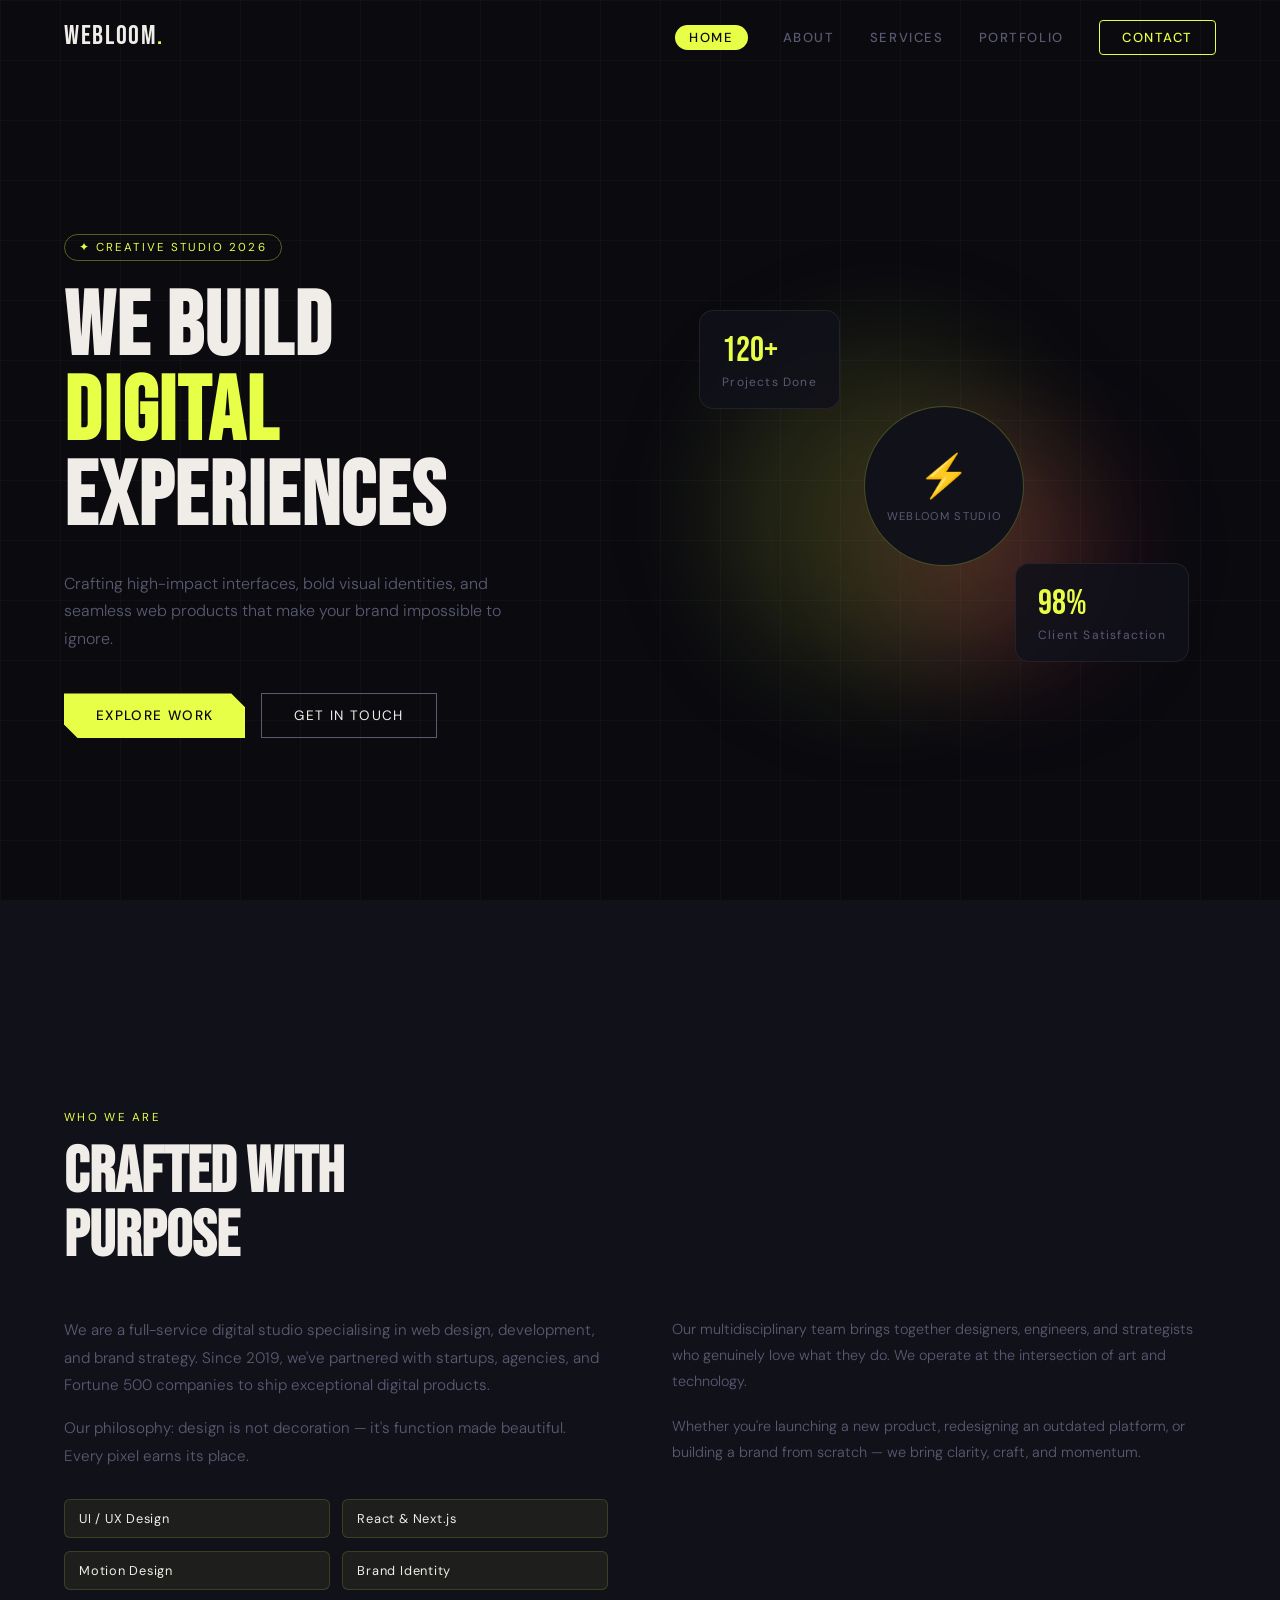
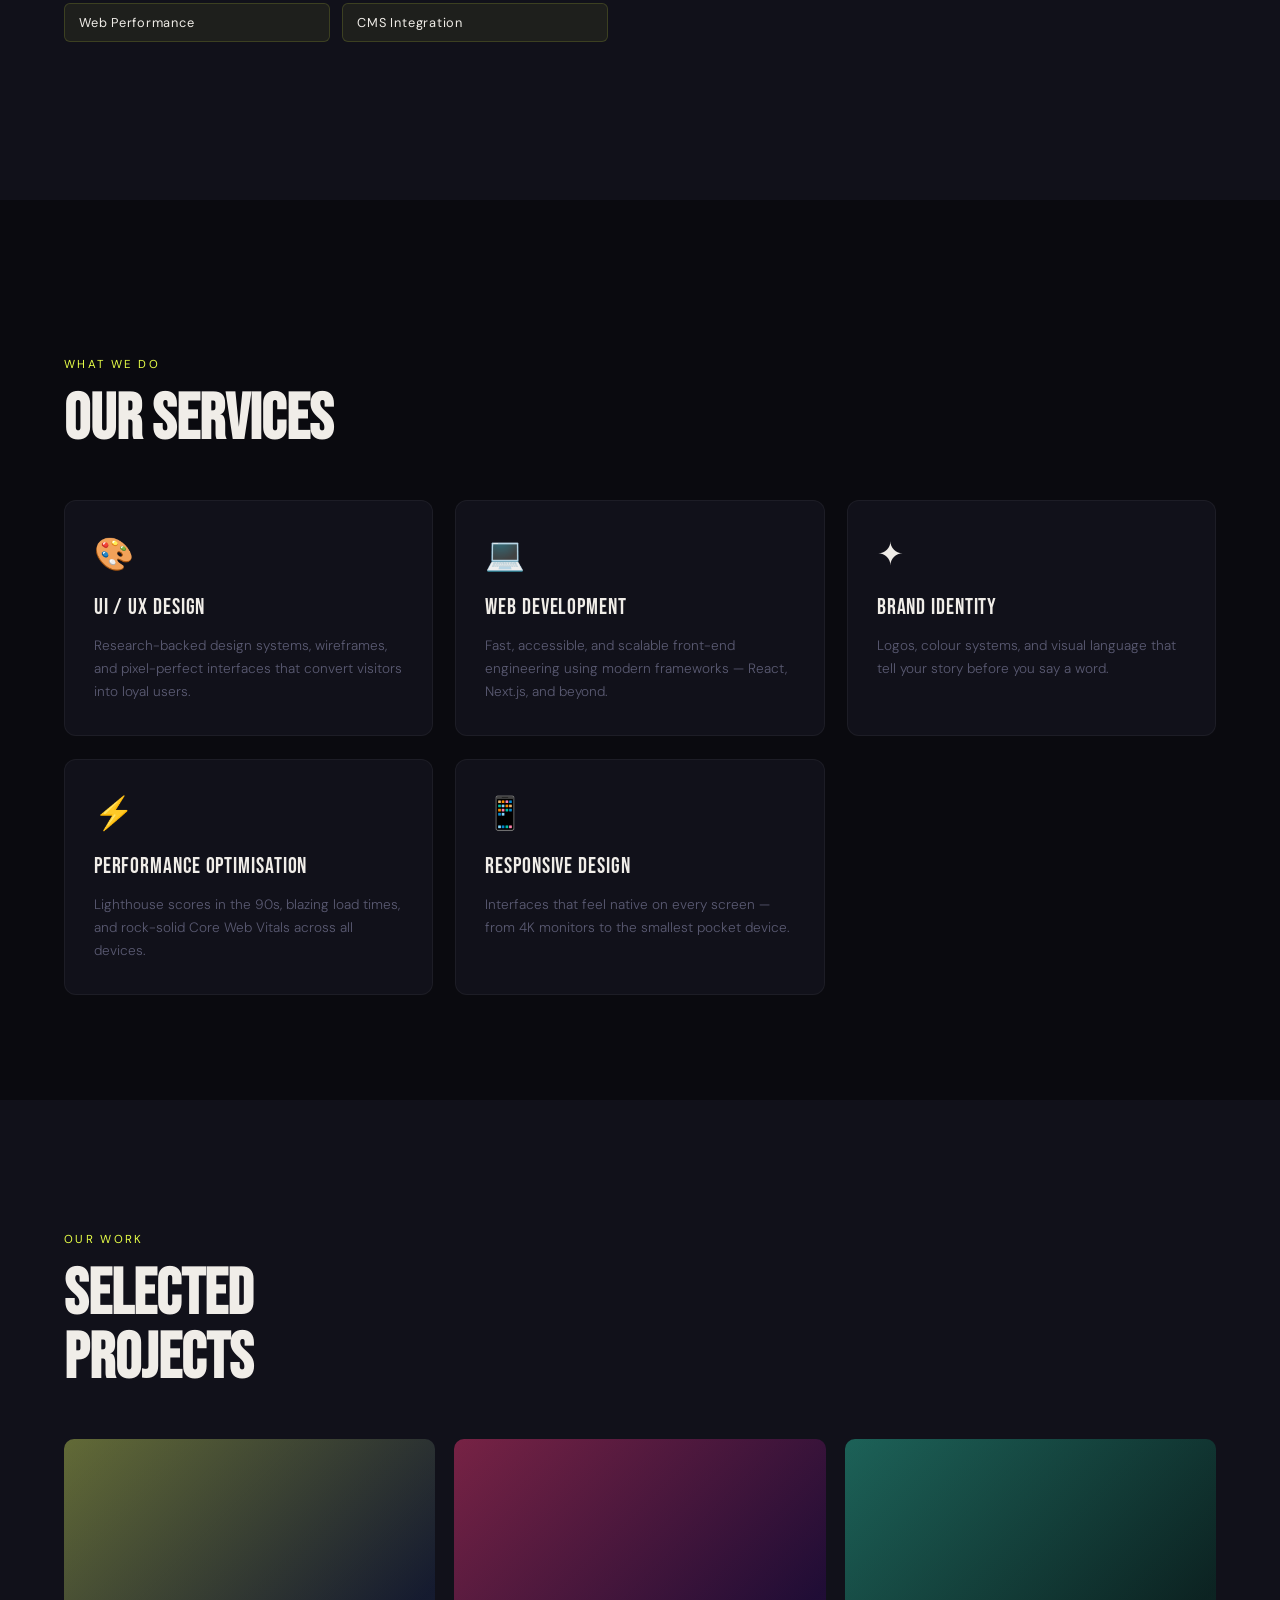
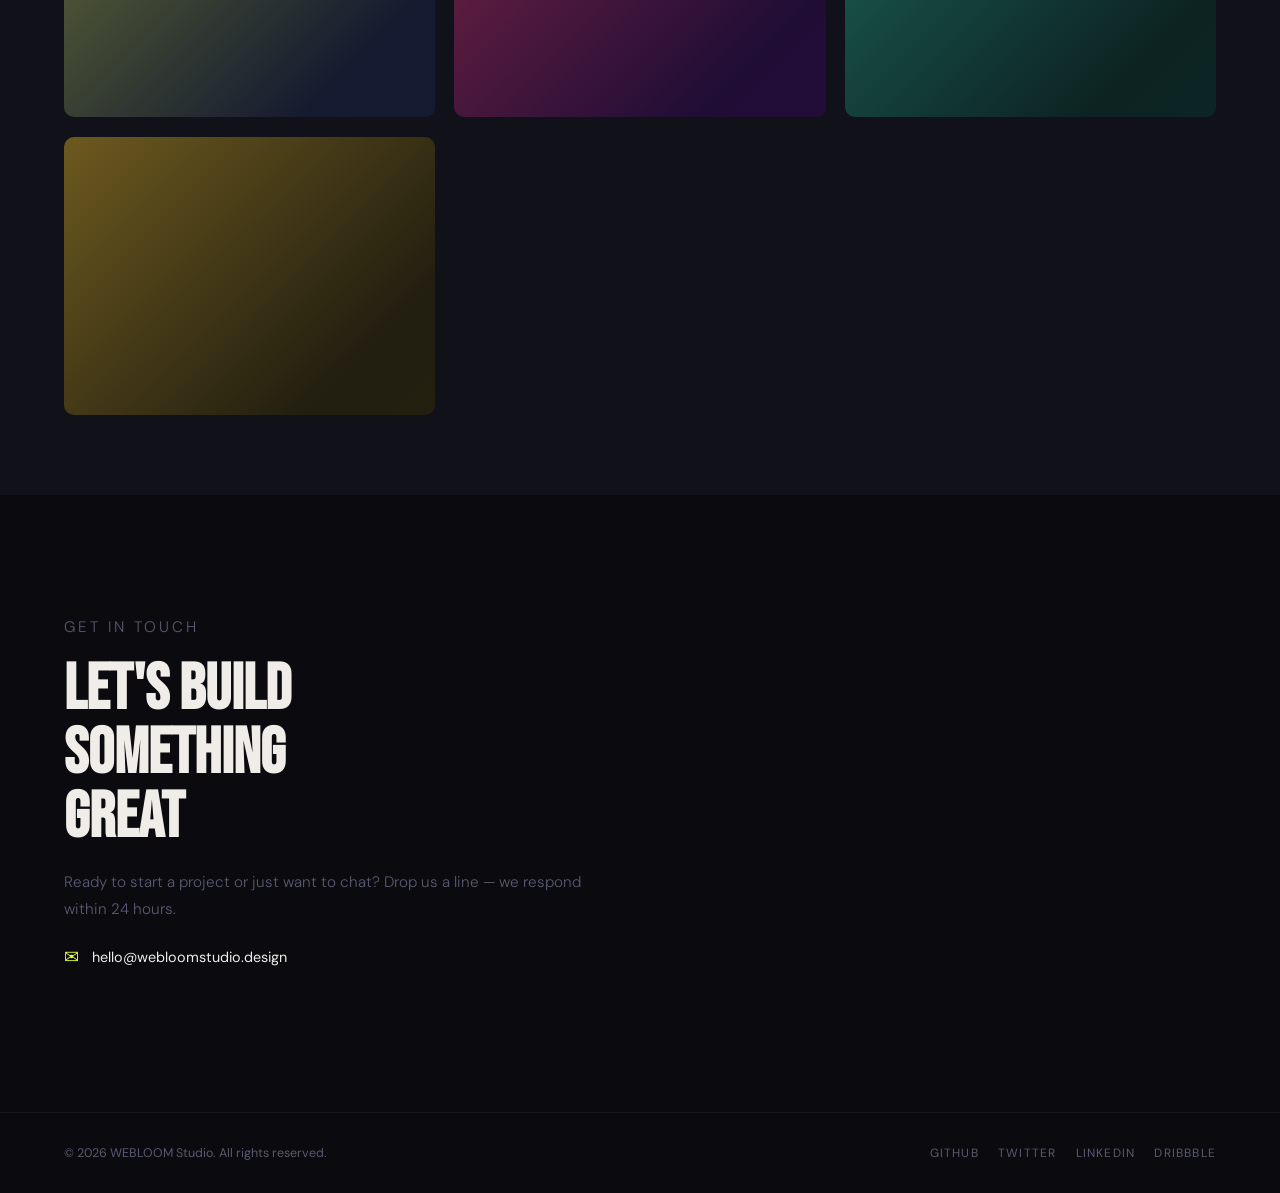
<file: index.html>
<!DOCTYPE html>
<html lang="en">
<head>
  <meta charset="UTF-8" />
  <meta name="viewport" content="width=device-width, initial-scale=1.0" />
  <title>SCT_WD_1 – Responsive Landing Page</title>
  <link href="https://fonts.googleapis.com/css2?family=Bebas+Neue&family=DM+Sans:ital,wght@0,300;0,400;0,500;1,300&display=swap" rel="stylesheet" />
  <link rel="stylesheet" href="style.css" />
</head>
<body>

  <!-- ── NAVBAR ─────────────────────────────────────── -->
  <nav id="navbar" class="transparent">
    <a href="#home" class="logo">WEBLOOM<span>.</span></a>

    <ul class="nav-links" id="navLinks">
      <li><a href="#home" class="active">Home</a></li>
      <li><a href="#about">About</a></li>
      <li><a href="#services">Services</a></li>
      <li><a href="#portfolio">Portfolio</a></li>
      <li><a href="#contact" class="nav-cta">Contact</a></li>
    </ul>

    <button class="hamburger" id="hamburger" aria-label="Toggle menu">
      <span></span><span></span><span></span>
    </button>
  </nav>

  <!-- ── HERO ───────────────────────────────────────── -->
  <section id="home">
    <div class="hero-grid">
      <div class="hero-content">
        <span class="hero-tag">✦ Creative Studio 2026</span>
        <h1>WE BUILD<br><span class="line2">DIGITAL</span><br>EXPERIENCES</h1>
        <p class="hero-sub">Crafting high-impact interfaces, bold visual identities, and seamless web products that make your brand impossible to ignore.</p>
        <div class="hero-btns">
          <button class="btn-primary">Explore Work</button>
          <button class="btn-ghost">Get In Touch</button>
        </div>
      </div>

      <div class="hero-visual">
        <div class="orb orb1"></div>
        <div class="orb orb2"></div>
        <div class="card-stack">
          <div class="stat-card">
            <div class="stat-num">120+</div>
            <div class="stat-label">Projects Done</div>
          </div>
          <div class="center-badge">
            <div class="badge-icon">⚡</div>
            <div class="badge-text">WEBLOOM Studio</div>
          </div>
          <div class="stat-card">
            <div class="stat-num">98%</div>
            <div class="stat-label">Client Satisfaction</div>
          </div>
        </div>
      </div>
    </div>
  </section>

  <!-- ── ABOUT ──────────────────────────────────────── -->
  <section id="about">
    <p class="section-label reveal">Who We Are</p>
    <h2 class="section-title reveal">CRAFTED WITH<br>PURPOSE</h2>
    <div class="about-grid">
      <div>
        <div class="about-text reveal">
          <p>We are a full-service digital studio specialising in web design, development, and brand strategy. Since 2019, we've partnered with startups, agencies, and Fortune 500 companies to ship exceptional digital products.</p>
          <p>Our philosophy: design is not decoration — it's function made beautiful. Every pixel earns its place.</p>
        </div>
        <div class="skills-list reveal">
          <div class="skill-pill">UI / UX Design</div>
          <div class="skill-pill">React &amp; Next.js</div>
          <div class="skill-pill">Motion Design</div>
          <div class="skill-pill">Brand Identity</div>
          <div class="skill-pill">Web Performance</div>
          <div class="skill-pill">CMS Integration</div>
        </div>
      </div>
      <div class="about-text reveal" style="font-size:0.9rem;">
        <p>Our multidisciplinary team brings together designers, engineers, and strategists who genuinely love what they do. We operate at the intersection of art and technology.</p>
        <p style="margin-top:1.2rem;">Whether you're launching a new product, redesigning an outdated platform, or building a brand from scratch — we bring clarity, craft, and momentum.</p>
      </div>
    </div>
  </section>

  <!-- ── SERVICES ────────────────────────────────────── -->
  <section id="services">
    <p class="section-label reveal">What We Do</p>
    <h2 class="section-title reveal">OUR SERVICES</h2>
    <div class="services-grid">
      <div class="service-card reveal">
        <div class="service-icon">🎨</div>
        <div class="service-title">UI / UX Design</div>
        <p class="service-desc">Research-backed design systems, wireframes, and pixel-perfect interfaces that convert visitors into loyal users.</p>
      </div>
      <div class="service-card reveal">
        <div class="service-icon">💻</div>
        <div class="service-title">Web Development</div>
        <p class="service-desc">Fast, accessible, and scalable front-end engineering using modern frameworks — React, Next.js, and beyond.</p>
      </div>
      <div class="service-card reveal">
        <div class="service-icon">✦</div>
        <div class="service-title">Brand Identity</div>
        <p class="service-desc">Logos, colour systems, and visual language that tell your story before you say a word.</p>
      </div>
      <div class="service-card reveal">
        <div class="service-icon">⚡</div>
        <div class="service-title">Performance Optimisation</div>
        <p class="service-desc">Lighthouse scores in the 90s, blazing load times, and rock-solid Core Web Vitals across all devices.</p>
      </div>
      <div class="service-card reveal">
        <div class="service-icon">📱</div>
        <div class="service-title">Responsive Design</div>
        <p class="service-desc">Interfaces that feel native on every screen — from 4K monitors to the smallest pocket device.</p>
      </div>
      <div class="service-card reveal">
        <div class="service-icon">🚀</div>
        <div class="service-title">Launch Strategy</div>
        <p class="service-desc">From MVP to market: roadmapping, phased delivery, and post-launch support to ensure you hit the ground running.</p>
      </div>
    </div>
  </section>

  <!-- ── PORTFOLIO ───────────────────────────────────── -->
  <section id="portfolio">
    <p class="section-label reveal">Our Work</p>
    <h2 class="section-title reveal">SELECTED<br>PROJECTS</h2>
    <div class="portfolio-grid">
      <div class="port-item reveal" style="background: linear-gradient(135deg,#1a1a2e,#16213e);">
        <div class="port-bg" style="background: linear-gradient(135deg,#e8ff47 0%,#11111a 80%); opacity:.35;"></div>
        <div class="port-overlay">
          <div class="port-title">Fintech Dashboard</div>
          <div class="port-tag">React · Figma</div>
        </div>
      </div>
      <div class="port-item reveal" style="background: linear-gradient(135deg,#1c0a2e,#2d0a4e);">
        <div class="port-bg" style="background: linear-gradient(135deg,#ff4766 0%,#11111a 80%); opacity:.4;"></div>
        <div class="port-overlay">
          <div class="port-title">E-commerce Rebrand</div>
          <div class="port-tag">Branding · Webflow</div>
        </div>
      </div>
      <div class="port-item reveal" style="background: linear-gradient(135deg,#0a1e1a,#0a2e28);">
        <div class="port-bg" style="background: linear-gradient(135deg,#47ffe8 0%,#11111a 80%); opacity:.3;"></div>
        <div class="port-overlay">
          <div class="port-title">SaaS Landing Page</div>
          <div class="port-tag">Next.js · GSAP</div>
        </div>
      </div>
      <div class="port-item reveal" style="background: linear-gradient(135deg,#1e1a0a,#2e280a);">
        <div class="port-bg" style="background: linear-gradient(135deg,#ffcf47 0%,#11111a 80%); opacity:.35;"></div>
        <div class="port-overlay">
          <div class="port-title">Mobile App UI Kit</div>
          <div class="port-tag">Figma · iOS</div>
        </div>
      </div>
      <div class="port-item reveal" style="background: linear-gradient(135deg,#0a1e2e,#0a2a3e);">
        <div class="port-bg" style="background: linear-gradient(135deg,#47b3ff 0%,#11111a 80%); opacity:.35;"></div>
        <div class="port-overlay">
          <div class="port-title">Agency Portfolio</div>
          <div class="port-tag">HTML · Three.js</div>
        </div>
      </div>
      <div class="port-item reveal" style="background: linear-gradient(135deg,#2e0a1a,#3e0a28);">
        <div class="port-bg" style="background: linear-gradient(135deg,#ff47b3 0%,#11111a 80%); opacity:.35;"></div>
        <div class="port-overlay">
          <div class="port-title">Editorial Platform</div>
          <div class="port-tag">Next.js · Sanity</div>
        </div>
      </div>
    </div>
  </section>

  <!-- ── CONTACT ─────────────────────────────────────── -->
  <section id="contact">
    <div class="contact-info">
      <p class="section-label reveal">Get In Touch</p>
      <h2 class="section-title reveal">LET'S BUILD<br>SOMETHING<br>GREAT</h2>
      <p class="reveal">Ready to start a project or just want to chat? Drop us a line — we respond within 24 hours.</p>
      <div class="contact-detail reveal">
        <span class="detail-icon">✉</span>
        <span>hello@webloomstudio.design</span>
      </div>
      <div class="contact-detail reveal">
        <span class="detail-icon">📍</span>
        <span>Bhubaneswar, Odisha, India</span>
      </div>
    </div>
    <div class="contact-form reveal">
      <div class="form-field">
        <label for="name">Full Name</label>
        <input type="text" id="name" placeholder="Your name" />
      </div>
      <div class="form-field">
        <label for="email">Email Address</label>
        <input type="email" id="email" placeholder="you@example.com" />
      </div>
      <div class="form-field">
        <label for="message">Message</label>
        <textarea id="message" placeholder="Tell us about your project…"></textarea>
      </div>
      <button class="btn-primary" id="submitBtn">Send Message →</button>
    </div>
  </section>

  <!-- ── FOOTER ──────────────────────────────────────── -->
  <footer>
    <p>© 2026 WEBLOOM Studio. All rights reserved.</p>
    <div class="social-links">
      <a href="#">GitHub</a>
      <a href="#">Twitter</a>
      <a href="#">LinkedIn</a>
      <a href="#">Dribbble</a>
    </div>
  </footer>

  <script src="script.js"></script>
</body>
</html>
</file>
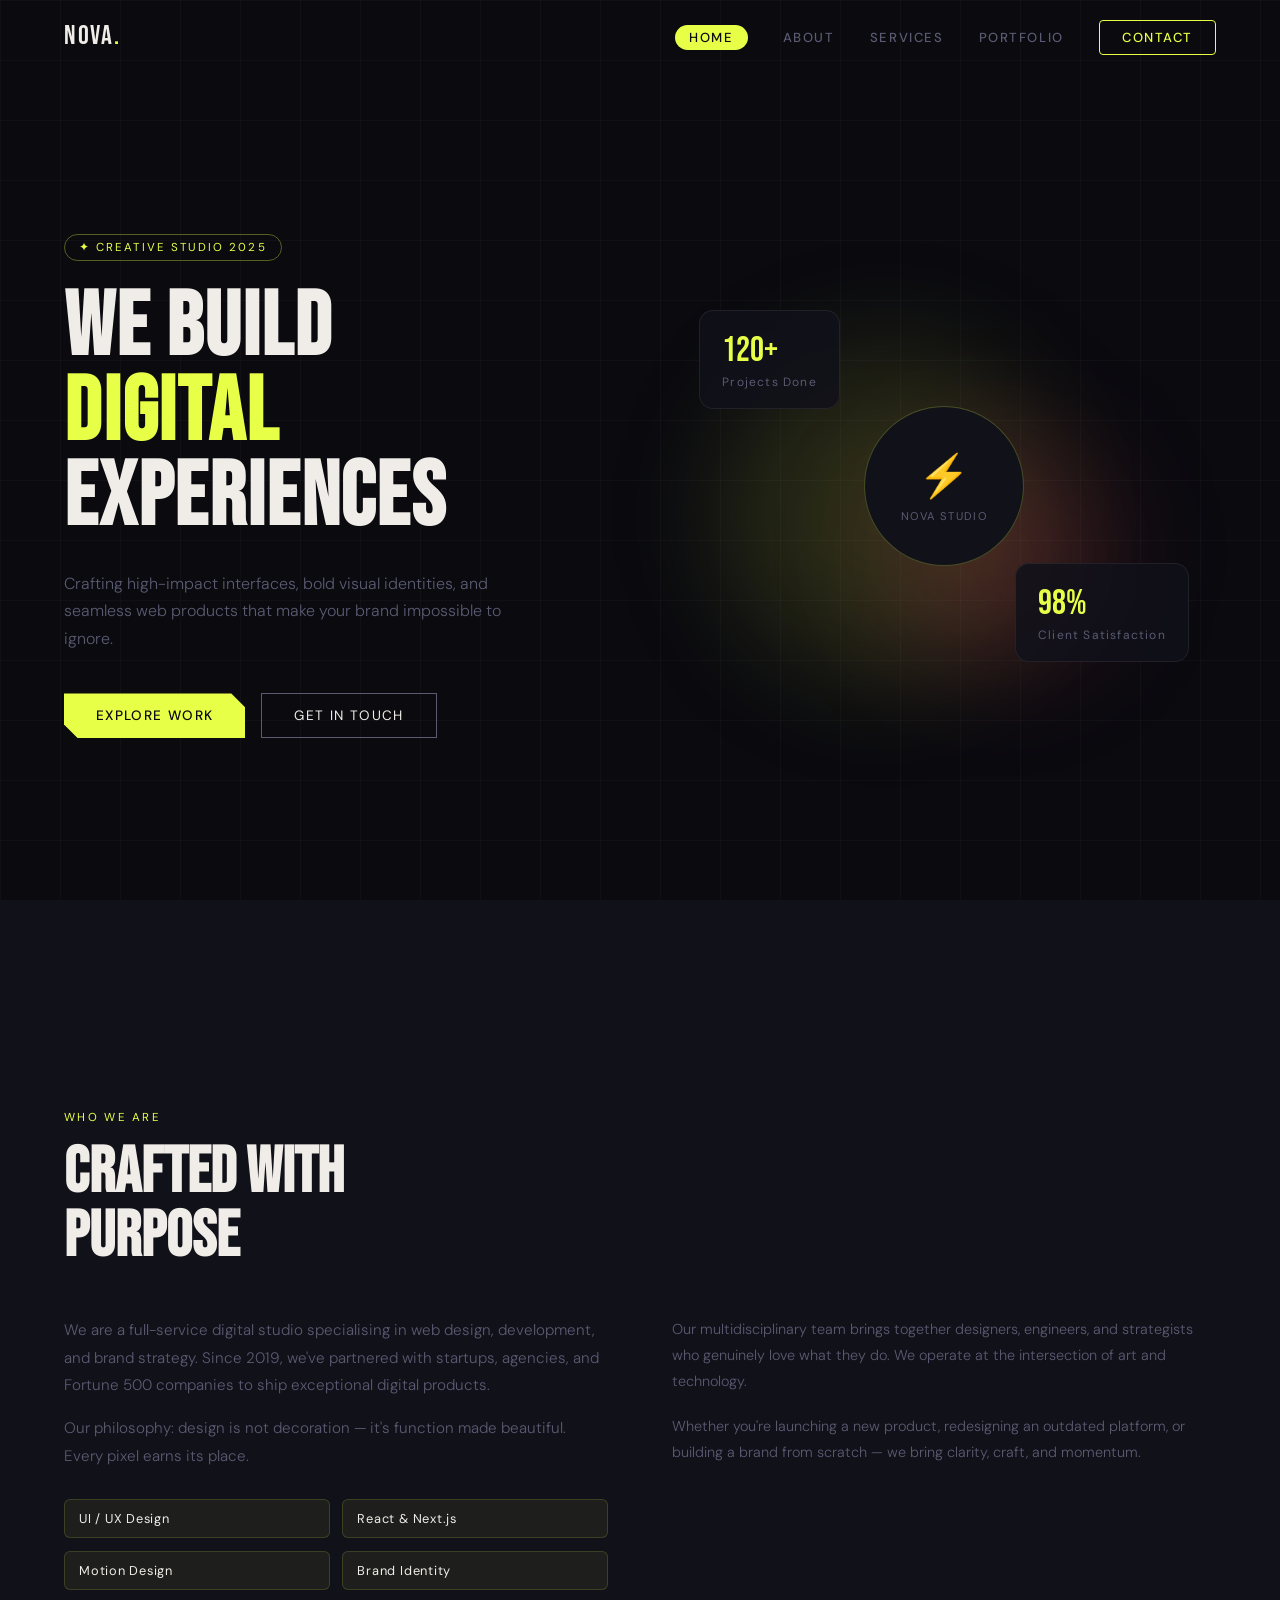
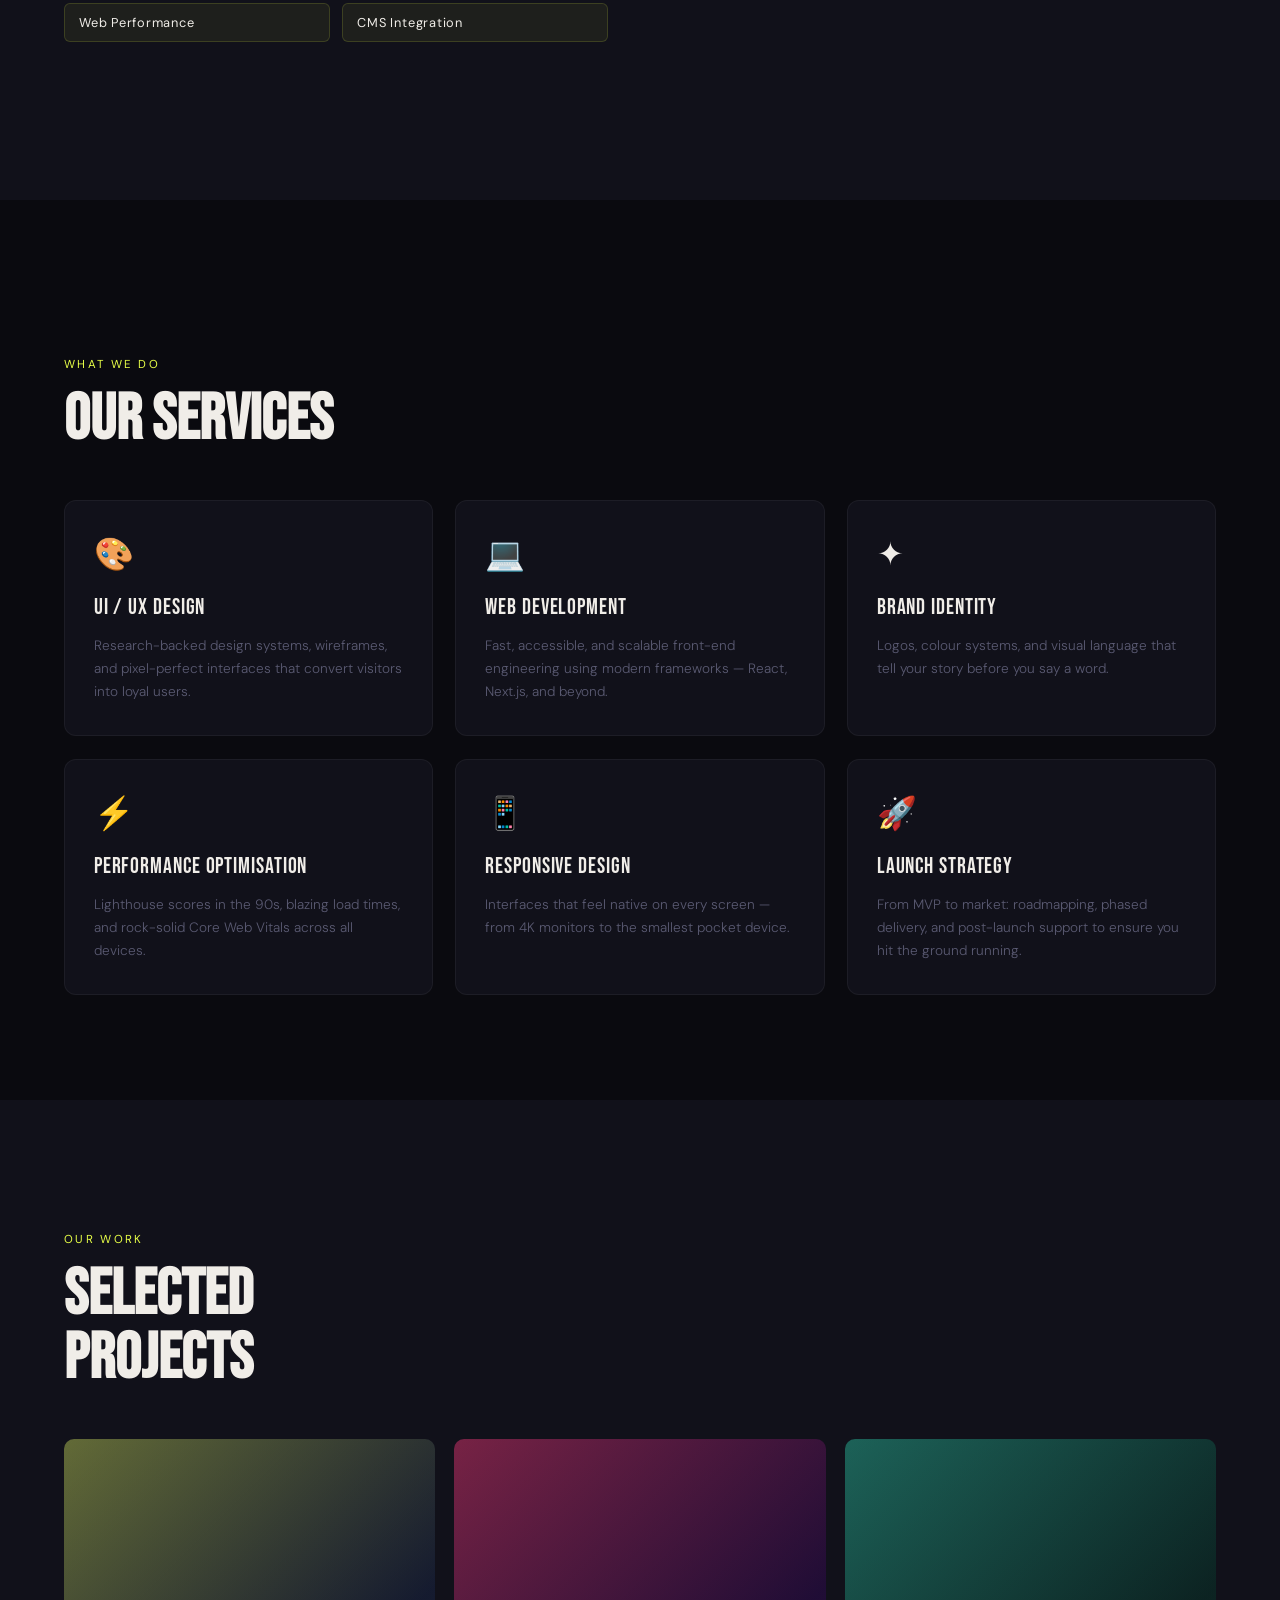
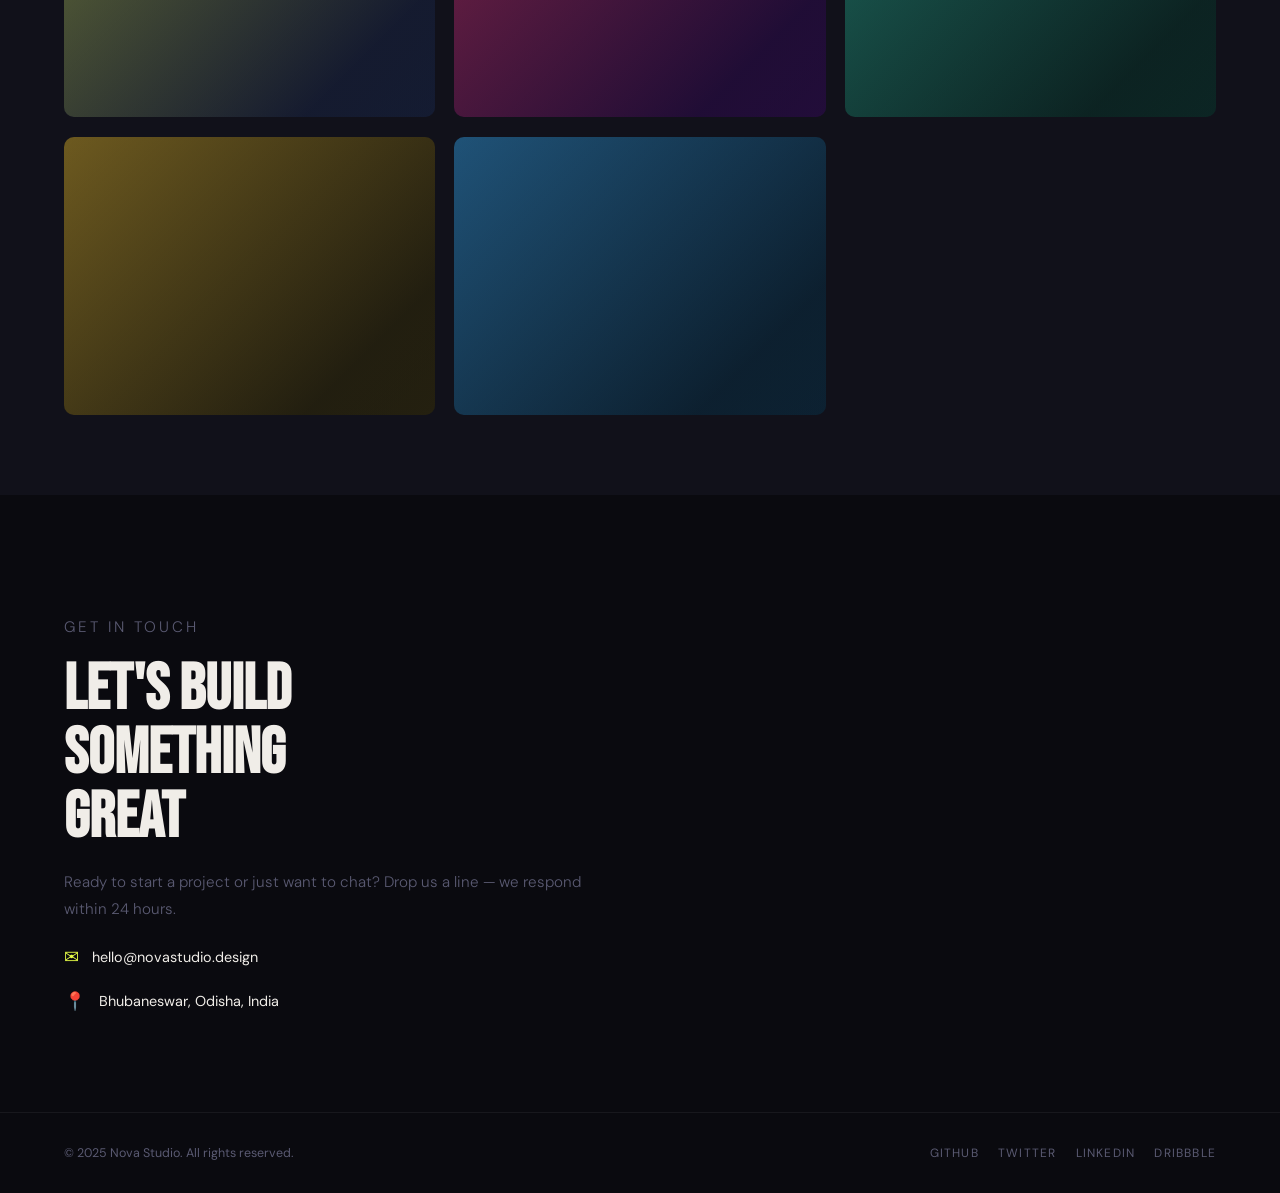
<file: Responsive Landing Page/index.html>
<!DOCTYPE html>
<html lang="en">
<head>
  <meta charset="UTF-8" />
  <meta name="viewport" content="width=device-width, initial-scale=1.0" />
  <title>SCT_WD_1 – Responsive Landing Page</title>
  <link href="https://fonts.googleapis.com/css2?family=Bebas+Neue&family=DM+Sans:ital,wght@0,300;0,400;0,500;1,300&display=swap" rel="stylesheet" />
  <link rel="stylesheet" href="style.css" />
</head>
<body>

  <!-- ── NAVBAR ─────────────────────────────────────── -->
  <nav id="navbar" class="transparent">
    <a href="#home" class="logo">NOVA<span>.</span></a>

    <ul class="nav-links" id="navLinks">
      <li><a href="#home" class="active">Home</a></li>
      <li><a href="#about">About</a></li>
      <li><a href="#services">Services</a></li>
      <li><a href="#portfolio">Portfolio</a></li>
      <li><a href="#contact" class="nav-cta">Contact</a></li>
    </ul>

    <button class="hamburger" id="hamburger" aria-label="Toggle menu">
      <span></span><span></span><span></span>
    </button>
  </nav>

  <!-- ── HERO ───────────────────────────────────────── -->
  <section id="home">
    <div class="hero-grid">
      <div class="hero-content">
        <span class="hero-tag">✦ Creative Studio 2025</span>
        <h1>WE BUILD<br><span class="line2">DIGITAL</span><br>EXPERIENCES</h1>
        <p class="hero-sub">Crafting high-impact interfaces, bold visual identities, and seamless web products that make your brand impossible to ignore.</p>
        <div class="hero-btns">
          <button class="btn-primary">Explore Work</button>
          <button class="btn-ghost">Get In Touch</button>
        </div>
      </div>

      <div class="hero-visual">
        <div class="orb orb1"></div>
        <div class="orb orb2"></div>
        <div class="card-stack">
          <div class="stat-card">
            <div class="stat-num">120+</div>
            <div class="stat-label">Projects Done</div>
          </div>
          <div class="center-badge">
            <div class="badge-icon">⚡</div>
            <div class="badge-text">Nova Studio</div>
          </div>
          <div class="stat-card">
            <div class="stat-num">98%</div>
            <div class="stat-label">Client Satisfaction</div>
          </div>
        </div>
      </div>
    </div>
  </section>

  <!-- ── ABOUT ──────────────────────────────────────── -->
  <section id="about">
    <p class="section-label reveal">Who We Are</p>
    <h2 class="section-title reveal">CRAFTED WITH<br>PURPOSE</h2>
    <div class="about-grid">
      <div>
        <div class="about-text reveal">
          <p>We are a full-service digital studio specialising in web design, development, and brand strategy. Since 2019, we've partnered with startups, agencies, and Fortune 500 companies to ship exceptional digital products.</p>
          <p>Our philosophy: design is not decoration — it's function made beautiful. Every pixel earns its place.</p>
        </div>
        <div class="skills-list reveal">
          <div class="skill-pill">UI / UX Design</div>
          <div class="skill-pill">React &amp; Next.js</div>
          <div class="skill-pill">Motion Design</div>
          <div class="skill-pill">Brand Identity</div>
          <div class="skill-pill">Web Performance</div>
          <div class="skill-pill">CMS Integration</div>
        </div>
      </div>
      <div class="about-text reveal" style="font-size:0.9rem;">
        <p>Our multidisciplinary team brings together designers, engineers, and strategists who genuinely love what they do. We operate at the intersection of art and technology.</p>
        <p style="margin-top:1.2rem;">Whether you're launching a new product, redesigning an outdated platform, or building a brand from scratch — we bring clarity, craft, and momentum.</p>
      </div>
    </div>
  </section>

  <!-- ── SERVICES ────────────────────────────────────── -->
  <section id="services">
    <p class="section-label reveal">What We Do</p>
    <h2 class="section-title reveal">OUR SERVICES</h2>
    <div class="services-grid">
      <div class="service-card reveal">
        <div class="service-icon">🎨</div>
        <div class="service-title">UI / UX Design</div>
        <p class="service-desc">Research-backed design systems, wireframes, and pixel-perfect interfaces that convert visitors into loyal users.</p>
      </div>
      <div class="service-card reveal">
        <div class="service-icon">💻</div>
        <div class="service-title">Web Development</div>
        <p class="service-desc">Fast, accessible, and scalable front-end engineering using modern frameworks — React, Next.js, and beyond.</p>
      </div>
      <div class="service-card reveal">
        <div class="service-icon">✦</div>
        <div class="service-title">Brand Identity</div>
        <p class="service-desc">Logos, colour systems, and visual language that tell your story before you say a word.</p>
      </div>
      <div class="service-card reveal">
        <div class="service-icon">⚡</div>
        <div class="service-title">Performance Optimisation</div>
        <p class="service-desc">Lighthouse scores in the 90s, blazing load times, and rock-solid Core Web Vitals across all devices.</p>
      </div>
      <div class="service-card reveal">
        <div class="service-icon">📱</div>
        <div class="service-title">Responsive Design</div>
        <p class="service-desc">Interfaces that feel native on every screen — from 4K monitors to the smallest pocket device.</p>
      </div>
      <div class="service-card reveal">
        <div class="service-icon">🚀</div>
        <div class="service-title">Launch Strategy</div>
        <p class="service-desc">From MVP to market: roadmapping, phased delivery, and post-launch support to ensure you hit the ground running.</p>
      </div>
    </div>
  </section>

  <!-- ── PORTFOLIO ───────────────────────────────────── -->
  <section id="portfolio">
    <p class="section-label reveal">Our Work</p>
    <h2 class="section-title reveal">SELECTED<br>PROJECTS</h2>
    <div class="portfolio-grid">
      <div class="port-item reveal" style="background: linear-gradient(135deg,#1a1a2e,#16213e);">
        <div class="port-bg" style="background: linear-gradient(135deg,#e8ff47 0%,#11111a 80%); opacity:.35;"></div>
        <div class="port-overlay">
          <div class="port-title">Fintech Dashboard</div>
          <div class="port-tag">React · Figma</div>
        </div>
      </div>
      <div class="port-item reveal" style="background: linear-gradient(135deg,#1c0a2e,#2d0a4e);">
        <div class="port-bg" style="background: linear-gradient(135deg,#ff4766 0%,#11111a 80%); opacity:.4;"></div>
        <div class="port-overlay">
          <div class="port-title">E-commerce Rebrand</div>
          <div class="port-tag">Branding · Webflow</div>
        </div>
      </div>
      <div class="port-item reveal" style="background: linear-gradient(135deg,#0a1e1a,#0a2e28);">
        <div class="port-bg" style="background: linear-gradient(135deg,#47ffe8 0%,#11111a 80%); opacity:.3;"></div>
        <div class="port-overlay">
          <div class="port-title">SaaS Landing Page</div>
          <div class="port-tag">Next.js · GSAP</div>
        </div>
      </div>
      <div class="port-item reveal" style="background: linear-gradient(135deg,#1e1a0a,#2e280a);">
        <div class="port-bg" style="background: linear-gradient(135deg,#ffcf47 0%,#11111a 80%); opacity:.35;"></div>
        <div class="port-overlay">
          <div class="port-title">Mobile App UI Kit</div>
          <div class="port-tag">Figma · iOS</div>
        </div>
      </div>
      <div class="port-item reveal" style="background: linear-gradient(135deg,#0a1e2e,#0a2a3e);">
        <div class="port-bg" style="background: linear-gradient(135deg,#47b3ff 0%,#11111a 80%); opacity:.35;"></div>
        <div class="port-overlay">
          <div class="port-title">Agency Portfolio</div>
          <div class="port-tag">HTML · Three.js</div>
        </div>
      </div>
      <div class="port-item reveal" style="background: linear-gradient(135deg,#2e0a1a,#3e0a28);">
        <div class="port-bg" style="background: linear-gradient(135deg,#ff47b3 0%,#11111a 80%); opacity:.35;"></div>
        <div class="port-overlay">
          <div class="port-title">Editorial Platform</div>
          <div class="port-tag">Next.js · Sanity</div>
        </div>
      </div>
    </div>
  </section>

  <!-- ── CONTACT ─────────────────────────────────────── -->
  <section id="contact">
    <div class="contact-info">
      <p class="section-label reveal">Get In Touch</p>
      <h2 class="section-title reveal">LET'S BUILD<br>SOMETHING<br>GREAT</h2>
      <p class="reveal">Ready to start a project or just want to chat? Drop us a line — we respond within 24 hours.</p>
      <div class="contact-detail reveal">
        <span class="detail-icon">✉</span>
        <span>hello@novastudio.design</span>
      </div>
      <div class="contact-detail reveal">
        <span class="detail-icon">📍</span>
        <span>Bhubaneswar, Odisha, India</span>
      </div>
    </div>
    <div class="contact-form reveal">
      <div class="form-field">
        <label for="name">Full Name</label>
        <input type="text" id="name" placeholder="Your name" />
      </div>
      <div class="form-field">
        <label for="email">Email Address</label>
        <input type="email" id="email" placeholder="you@example.com" />
      </div>
      <div class="form-field">
        <label for="message">Message</label>
        <textarea id="message" placeholder="Tell us about your project…"></textarea>
      </div>
      <button class="btn-primary" id="submitBtn">Send Message →</button>
    </div>
  </section>

  <!-- ── FOOTER ──────────────────────────────────────── -->
  <footer>
    <p>© 2025 Nova Studio. All rights reserved.</p>
    <div class="social-links">
      <a href="#">GitHub</a>
      <a href="#">Twitter</a>
      <a href="#">LinkedIn</a>
      <a href="#">Dribbble</a>
    </div>
  </footer>

  <script src="script.js"></script>
</body>
</html>
</file>
<file: style.css>
/* ================================================
   SCT_WD_1 – style.css
   Nova Studio – Responsive Landing Page
   ================================================ */

/* ── RESET & VARIABLES ──────────────────────────── */
*, *::before, *::after {
  box-sizing: border-box;
  margin: 0;
  padding: 0;
}

:root {
  --bg:      #0a0a0f;
  --surface: #11111a;
  --accent:  #e8ff47;
  --accent2: #ff4766;
  --text:    #f0ede8;
  --muted:   #5a5a72;
  --nav-h:   72px;
}

html { scroll-behavior: smooth; }

body {
  font-family: 'DM Sans', sans-serif;
  background: var(--bg);
  color: var(--text);
  overflow-x: hidden;
}

/* ── NAVBAR ─────────────────────────────────────── */
nav {
  position: fixed;
  top: 0; left: 0; right: 0;
  z-index: 1000;
  height: var(--nav-h);
  display: flex;
  align-items: center;
  justify-content: space-between;
  padding: 0 5vw;
  transition: background 0.4s ease, backdrop-filter 0.4s ease,
              box-shadow 0.4s ease, height 0.35s ease;
}

nav.transparent {
  background: transparent;
  backdrop-filter: none;
  box-shadow: none;
}

nav.scrolled {
  background: rgba(10, 10, 15, 0.82);
  backdrop-filter: blur(18px) saturate(1.4);
  box-shadow: 0 1px 0 rgba(232, 255, 71, 0.12);
  height: 60px;
}

/* Logo */
.logo {
  font-family: 'Bebas Neue', sans-serif;
  font-size: 1.7rem;
  letter-spacing: 0.06em;
  color: var(--text);
  text-decoration: none;
  position: relative;
}

.logo span { color: var(--accent); }

.logo::after {
  content: '';
  position: absolute;
  bottom: -3px; left: 0;
  width: 0; height: 2px;
  background: var(--accent);
  transition: width 0.3s ease;
}

.logo:hover::after { width: 100%; }

/* Nav Links */
.nav-links {
  display: flex;
  gap: 2.2rem;
  list-style: none;
}

.nav-links a {
  font-size: 0.82rem;
  font-weight: 500;
  letter-spacing: 0.12em;
  text-transform: uppercase;
  color: var(--muted);
  text-decoration: none;
  position: relative;
  padding-bottom: 4px;
  transition: color 0.25s ease;
}

.nav-links a::after {
  content: '';
  position: absolute;
  bottom: 0; left: 50%;
  width: 0; height: 1.5px;
  background: var(--accent);
  transform: translateX(-50%);
  transition: width 0.3s ease;
}

.nav-links a:hover { color: var(--accent); }
.nav-links a:hover::after { width: 100%; }

.nav-links a.active {
  color: var(--bg);
  background: var(--accent);
  padding: 4px 14px;
  border-radius: 100px;
}
.nav-links a.active::after { display: none; }

/* CTA button in nav */
.nav-cta {
  border: 1.5px solid var(--accent) !important;
  color: var(--accent) !important;
  padding: 8px 22px !important;
  border-radius: 4px;
  transition: background 0.25s ease, color 0.25s ease !important;
}
.nav-cta:hover {
  background: var(--accent) !important;
  color: var(--bg) !important;
}
.nav-cta::after { display: none !important; }

/* Hamburger */
.hamburger {
  display: none;
  flex-direction: column;
  gap: 5px;
  cursor: pointer;
  background: none;
  border: none;
  padding: 4px;
}

.hamburger span {
  display: block;
  width: 26px; height: 2px;
  background: var(--text);
  border-radius: 2px;
  transition: transform 0.3s ease, opacity 0.3s ease;
}

.hamburger.open span:nth-child(1) { transform: translateY(7px) rotate(45deg); }
.hamburger.open span:nth-child(2) { opacity: 0; }
.hamburger.open span:nth-child(3) { transform: translateY(-7px) rotate(-45deg); }

/* ── SECTION BASE ────────────────────────────────── */
section {
  min-height: 100vh;
  display: flex;
  flex-direction: column;
  justify-content: center;
  padding: calc(var(--nav-h) + 60px) 5vw 80px;
}

.section-label {
  font-size: 0.72rem;
  letter-spacing: 0.2em;
  text-transform: uppercase;
  color: var(--accent);
  margin-bottom: 1rem;
}

.section-title {
  font-family: 'Bebas Neue', sans-serif;
  font-size: clamp(2.4rem, 5vw, 4rem);
  line-height: 1;
}

/* ── HERO ────────────────────────────────────────── */
#home {
  position: relative;
  overflow: hidden;
  padding-top: calc(var(--nav-h) + 80px);
}

/* subtle grid background */
#home::before {
  content: '';
  position: absolute;
  inset: 0;
  background-image:
    linear-gradient(rgba(255,255,255,0.025) 1px, transparent 1px),
    linear-gradient(90deg, rgba(255,255,255,0.025) 1px, transparent 1px);
  background-size: 60px 60px;
  pointer-events: none;
}

.hero-grid {
  display: grid;
  grid-template-columns: 1fr 1fr;
  gap: 4rem;
  align-items: center;
  max-width: 1200px;
}

.hero-tag {
  display: inline-block;
  font-size: 0.72rem;
  letter-spacing: 0.18em;
  text-transform: uppercase;
  color: var(--accent);
  border: 1px solid rgba(232, 255, 71, 0.35);
  border-radius: 100px;
  padding: 5px 14px;
  margin-bottom: 1.6rem;
  opacity: 0;
  animation: fadeUp 0.7s 0.2s forwards;
}

h1 {
  font-family: 'Bebas Neue', sans-serif;
  font-size: clamp(3.4rem, 7vw, 6.5rem);
  line-height: 0.95;
  letter-spacing: 0.02em;
  opacity: 0;
  animation: fadeUp 0.7s 0.35s forwards;
}

h1 .line2 { color: var(--accent); }

.hero-sub {
  margin-top: 1.8rem;
  font-size: 1rem;
  font-weight: 300;
  color: var(--muted);
  line-height: 1.7;
  max-width: 440px;
  opacity: 0;
  animation: fadeUp 0.7s 0.5s forwards;
}

.hero-btns {
  display: flex;
  gap: 1rem;
  margin-top: 2.6rem;
  flex-wrap: wrap;
  opacity: 0;
  animation: fadeUp 0.7s 0.65s forwards;
}

/* Buttons */
.btn-primary {
  background: var(--accent);
  color: var(--bg);
  font-family: 'DM Sans', sans-serif;
  font-weight: 500;
  font-size: 0.85rem;
  letter-spacing: 0.1em;
  text-transform: uppercase;
  padding: 14px 32px;
  border: none;
  cursor: pointer;
  clip-path: polygon(0 0, calc(100% - 14px) 0, 100% 14px, 100% 100%, 14px 100%, 0 calc(100% - 14px));
  transition: opacity 0.25s ease, transform 0.2s ease;
}
.btn-primary:hover { opacity: 0.82; transform: translateY(-2px); }

.btn-ghost {
  background: transparent;
  color: var(--text);
  font-family: 'DM Sans', sans-serif;
  font-weight: 400;
  font-size: 0.85rem;
  letter-spacing: 0.1em;
  text-transform: uppercase;
  padding: 13px 32px;
  border: 1.5px solid var(--muted);
  cursor: pointer;
  transition: border-color 0.25s ease, color 0.25s ease, transform 0.2s ease;
}
.btn-ghost:hover { border-color: var(--text); color: var(--text); transform: translateY(-2px); }

/* Hero visual side */
.hero-visual {
  position: relative;
  height: 440px;
  opacity: 0;
  animation: fadeIn 1s 0.6s forwards;
}

.orb {
  position: absolute;
  border-radius: 50%;
  filter: blur(60px);
}
.orb1 {
  width: 320px; height: 320px;
  background: rgba(232, 255, 71, 0.14);
  top: 20%; left: 10%;
  animation: float 6s ease-in-out infinite;
}
.orb2 {
  width: 220px; height: 220px;
  background: rgba(255, 71, 102, 0.18);
  top: 40%; left: 40%;
  animation: float 8s 1s ease-in-out infinite reverse;
}

.card-stack {
  position: absolute;
  inset: 0;
  display: flex;
  align-items: center;
  justify-content: center;
}

.stat-card {
  position: absolute;
  background: rgba(17, 17, 26, 0.85);
  border: 1px solid rgba(255, 255, 255, 0.07);
  backdrop-filter: blur(12px);
  border-radius: 14px;
  padding: 18px 22px;
}
.stat-card:nth-child(1) { top: 10%; left: 5%; }
.stat-card:nth-child(3) { bottom: 10%; right: 5%; }

.stat-num {
  font-family: 'Bebas Neue', sans-serif;
  font-size: 2.2rem;
  color: var(--accent);
}
.stat-label {
  font-size: 0.75rem;
  color: var(--muted);
  letter-spacing: 0.1em;
  margin-top: 2px;
}

.center-badge {
  background: var(--surface);
  border: 1.5px solid rgba(232, 255, 71, 0.25);
  border-radius: 50%;
  width: 160px; height: 160px;
  display: flex;
  flex-direction: column;
  align-items: center;
  justify-content: center;
  text-align: center;
  gap: 6px;
}
.badge-icon { font-size: 2.6rem; }
.badge-text {
  font-size: 0.7rem;
  letter-spacing: 0.12em;
  text-transform: uppercase;
  color: var(--muted);
}

/* ── ABOUT ───────────────────────────────────────── */
#about { background: var(--surface); }

.about-grid {
  display: grid;
  grid-template-columns: 1fr 1fr;
  gap: 4rem;
  margin-top: 3rem;
  align-items: start;
}

.about-text {
  color: var(--muted);
  line-height: 1.8;
  font-size: 0.95rem;
  font-weight: 300;
}
.about-text p + p { margin-top: 1rem; }

.skills-list {
  display: grid;
  grid-template-columns: 1fr 1fr;
  gap: 0.8rem;
  margin-top: 1.8rem;
}

.skill-pill {
  background: rgba(232, 255, 71, 0.06);
  border: 1px solid rgba(232, 255, 71, 0.15);
  border-radius: 6px;
  padding: 10px 14px;
  font-size: 0.8rem;
  letter-spacing: 0.06em;
  color: var(--text);
  transition: background 0.2s ease, border-color 0.2s ease;
}
.skill-pill:hover {
  background: rgba(232, 255, 71, 0.12);
  border-color: rgba(232, 255, 71, 0.4);
}

/* ── SERVICES ────────────────────────────────────── */
.services-grid {
  display: grid;
  grid-template-columns: repeat(3, 1fr);
  gap: 1.4rem;
  margin-top: 3rem;
}

.service-card {
  background: var(--surface);
  border: 1px solid rgba(255, 255, 255, 0.05);
  border-radius: 12px;
  padding: 2rem 1.8rem;
  position: relative;
  overflow: hidden;
  transition: border-color 0.3s ease, transform 0.3s ease;
}

.service-card::before {
  content: '';
  position: absolute;
  top: 0; left: 0; right: 0;
  height: 2px;
  background: linear-gradient(90deg, var(--accent), transparent);
  transform: scaleX(0);
  transform-origin: left;
  transition: transform 0.4s ease;
}

.service-card:hover { border-color: rgba(232, 255, 71, 0.2); transform: translateY(-4px); }
.service-card:hover::before { transform: scaleX(1); }

.service-icon { font-size: 2rem; margin-bottom: 1.2rem; }
.service-title {
  font-family: 'Bebas Neue', sans-serif;
  font-size: 1.4rem;
  letter-spacing: 0.04em;
  margin-bottom: 0.8rem;
}
.service-desc {
  font-size: 0.85rem;
  color: var(--muted);
  line-height: 1.7;
  font-weight: 300;
}

/* ── PORTFOLIO ───────────────────────────────────── */
#portfolio { background: var(--surface); }

.portfolio-grid {
  display: grid;
  grid-template-columns: repeat(3, 1fr);
  gap: 1.2rem;
  margin-top: 3rem;
}

.port-item {
  border-radius: 10px;
  overflow: hidden;
  position: relative;
  aspect-ratio: 4 / 3;
  cursor: pointer;
}

.port-bg {
  width: 100%; height: 100%;
  transition: transform 0.5s ease;
}

.port-item:hover .port-bg { transform: scale(1.06); }

.port-overlay {
  position: absolute;
  inset: 0;
  background: linear-gradient(to top, rgba(0,0,0,0.85) 0%, transparent 60%);
  display: flex;
  flex-direction: column;
  justify-content: flex-end;
  padding: 1.2rem;
  opacity: 0;
  transition: opacity 0.35s ease;
}
.port-item:hover .port-overlay { opacity: 1; }

.port-title {
  font-family: 'Bebas Neue', sans-serif;
  font-size: 1.2rem;
  color: var(--text);
}
.port-tag {
  font-size: 0.7rem;
  color: var(--accent);
  letter-spacing: 0.12em;
  text-transform: uppercase;
  margin-top: 3px;
}

/* ── CONTACT ─────────────────────────────────────── */
#contact {
  display: grid;
  grid-template-columns: 1fr 1fr;
  gap: 5rem;
  min-height: unset;
  padding: 100px 5vw;
  align-items: center;
}

.contact-info p {
  color: var(--muted);
  line-height: 1.8;
  font-weight: 300;
  margin-top: 1.2rem;
  font-size: 0.95rem;
}

.contact-detail {
  display: flex;
  align-items: center;
  gap: 0.8rem;
  margin-top: 1.4rem;
  color: var(--text);
  font-size: 0.9rem;
}
.detail-icon { color: var(--accent); font-size: 1.1rem; }

.contact-form { display: flex; flex-direction: column; gap: 1rem; }

.form-field { display: flex; flex-direction: column; gap: 6px; }

label {
  font-size: 0.72rem;
  letter-spacing: 0.12em;
  text-transform: uppercase;
  color: var(--muted);
}

input, textarea {
  background: var(--surface);
  border: 1px solid rgba(255, 255, 255, 0.08);
  color: var(--text);
  font-family: 'DM Sans', sans-serif;
  font-size: 0.9rem;
  padding: 12px 16px;
  border-radius: 6px;
  outline: none;
  resize: none;
  transition: border-color 0.25s ease;
}
input:focus, textarea:focus { border-color: rgba(232, 255, 71, 0.5); }

textarea { height: 120px; }

/* ── FOOTER ──────────────────────────────────────── */
footer {
  border-top: 1px solid rgba(255, 255, 255, 0.06);
  padding: 2rem 5vw;
  display: flex;
  align-items: center;
  justify-content: space-between;
  flex-wrap: wrap;
  gap: 1rem;
}

footer p { font-size: 0.78rem; color: var(--muted); }

.social-links { display: flex; gap: 1.2rem; }
.social-links a {
  font-size: 0.75rem;
  letter-spacing: 0.1em;
  text-transform: uppercase;
  color: var(--muted);
  text-decoration: none;
  transition: color 0.2s ease;
}
.social-links a:hover { color: var(--accent); }

/* ── SCROLL REVEAL ───────────────────────────────── */
.reveal {
  opacity: 0;
  transform: translateY(28px);
  transition: opacity 0.7s ease, transform 0.7s ease;
}
.reveal.visible { opacity: 1; transform: translateY(0); }

/* ── ANIMATIONS ──────────────────────────────────── */
@keyframes fadeUp {
  from { opacity: 0; transform: translateY(30px); }
  to   { opacity: 1; transform: translateY(0); }
}

@keyframes fadeIn {
  from { opacity: 0; }
  to   { opacity: 1; }
}

@keyframes float {
  0%, 100% { transform: translateY(0); }
  50%       { transform: translateY(-22px); }
}

/* ── RESPONSIVE ──────────────────────────────────── */
@media (max-width: 900px) {
  .services-grid { grid-template-columns: 1fr 1fr; }
}

@media (max-width: 768px) {
  /* hamburger visible, nav links become mobile drawer */
  .hamburger { display: flex; }

  .nav-links {
    position: fixed;
    top: 0; right: -100%;
    width: min(300px, 80vw);
    height: 100vh;
    flex-direction: column;
    justify-content: center;
    align-items: center;
    background: var(--surface);
    border-left: 1px solid rgba(232, 255, 71, 0.1);
    gap: 2.4rem;
    transition: right 0.4s cubic-bezier(0.77, 0, 0.18, 1);
  }
  .nav-links.open { right: 0; }
  .nav-links a { font-size: 1rem; }

  /* layouts */
  .hero-grid    { grid-template-columns: 1fr; }
  .hero-visual  { display: none; }
  .about-grid   { grid-template-columns: 1fr; gap: 2rem; }
  .portfolio-grid { grid-template-columns: 1fr 1fr; }
  #contact      { grid-template-columns: 1fr; gap: 2.5rem; }
}

@media (max-width: 560px) {
  .services-grid  { grid-template-columns: 1fr; }
  .portfolio-grid { grid-template-columns: 1fr; }
}
</file>
<file: Responsive Landing Page/style.css>
/* ================================================
   SCT_WD_1 – style.css
   Nova Studio – Responsive Landing Page
   ================================================ */

/* ── RESET & VARIABLES ──────────────────────────── */
*, *::before, *::after {
  box-sizing: border-box;
  margin: 0;
  padding: 0;
}

:root {
  --bg:      #0a0a0f;
  --surface: #11111a;
  --accent:  #e8ff47;
  --accent2: #ff4766;
  --text:    #f0ede8;
  --muted:   #5a5a72;
  --nav-h:   72px;
}

html { scroll-behavior: smooth; }

body {
  font-family: 'DM Sans', sans-serif;
  background: var(--bg);
  color: var(--text);
  overflow-x: hidden;
}

/* ── NAVBAR ─────────────────────────────────────── */
nav {
  position: fixed;
  top: 0; left: 0; right: 0;
  z-index: 1000;
  height: var(--nav-h);
  display: flex;
  align-items: center;
  justify-content: space-between;
  padding: 0 5vw;
  transition: background 0.4s ease, backdrop-filter 0.4s ease,
              box-shadow 0.4s ease, height 0.35s ease;
}

nav.transparent {
  background: transparent;
  backdrop-filter: none;
  box-shadow: none;
}

nav.scrolled {
  background: rgba(10, 10, 15, 0.82);
  backdrop-filter: blur(18px) saturate(1.4);
  box-shadow: 0 1px 0 rgba(232, 255, 71, 0.12);
  height: 60px;
}

/* Logo */
.logo {
  font-family: 'Bebas Neue', sans-serif;
  font-size: 1.7rem;
  letter-spacing: 0.06em;
  color: var(--text);
  text-decoration: none;
  position: relative;
}

.logo span { color: var(--accent); }

.logo::after {
  content: '';
  position: absolute;
  bottom: -3px; left: 0;
  width: 0; height: 2px;
  background: var(--accent);
  transition: width 0.3s ease;
}

.logo:hover::after { width: 100%; }

/* Nav Links */
.nav-links {
  display: flex;
  gap: 2.2rem;
  list-style: none;
}

.nav-links a {
  font-size: 0.82rem;
  font-weight: 500;
  letter-spacing: 0.12em;
  text-transform: uppercase;
  color: var(--muted);
  text-decoration: none;
  position: relative;
  padding-bottom: 4px;
  transition: color 0.25s ease;
}

.nav-links a::after {
  content: '';
  position: absolute;
  bottom: 0; left: 50%;
  width: 0; height: 1.5px;
  background: var(--accent);
  transform: translateX(-50%);
  transition: width 0.3s ease;
}

.nav-links a:hover { color: var(--accent); }
.nav-links a:hover::after { width: 100%; }

.nav-links a.active {
  color: var(--bg);
  background: var(--accent);
  padding: 4px 14px;
  border-radius: 100px;
}
.nav-links a.active::after { display: none; }

/* CTA button in nav */
.nav-cta {
  border: 1.5px solid var(--accent) !important;
  color: var(--accent) !important;
  padding: 8px 22px !important;
  border-radius: 4px;
  transition: background 0.25s ease, color 0.25s ease !important;
}
.nav-cta:hover {
  background: var(--accent) !important;
  color: var(--bg) !important;
}
.nav-cta::after { display: none !important; }

/* Hamburger */
.hamburger {
  display: none;
  flex-direction: column;
  gap: 5px;
  cursor: pointer;
  background: none;
  border: none;
  padding: 4px;
}

.hamburger span {
  display: block;
  width: 26px; height: 2px;
  background: var(--text);
  border-radius: 2px;
  transition: transform 0.3s ease, opacity 0.3s ease;
}

.hamburger.open span:nth-child(1) { transform: translateY(7px) rotate(45deg); }
.hamburger.open span:nth-child(2) { opacity: 0; }
.hamburger.open span:nth-child(3) { transform: translateY(-7px) rotate(-45deg); }

/* ── SECTION BASE ────────────────────────────────── */
section {
  min-height: 100vh;
  display: flex;
  flex-direction: column;
  justify-content: center;
  padding: calc(var(--nav-h) + 60px) 5vw 80px;
}

.section-label {
  font-size: 0.72rem;
  letter-spacing: 0.2em;
  text-transform: uppercase;
  color: var(--accent);
  margin-bottom: 1rem;
}

.section-title {
  font-family: 'Bebas Neue', sans-serif;
  font-size: clamp(2.4rem, 5vw, 4rem);
  line-height: 1;
}

/* ── HERO ────────────────────────────────────────── */
#home {
  position: relative;
  overflow: hidden;
  padding-top: calc(var(--nav-h) + 80px);
}

/* subtle grid background */
#home::before {
  content: '';
  position: absolute;
  inset: 0;
  background-image:
    linear-gradient(rgba(255,255,255,0.025) 1px, transparent 1px),
    linear-gradient(90deg, rgba(255,255,255,0.025) 1px, transparent 1px);
  background-size: 60px 60px;
  pointer-events: none;
}

.hero-grid {
  display: grid;
  grid-template-columns: 1fr 1fr;
  gap: 4rem;
  align-items: center;
  max-width: 1200px;
}

.hero-tag {
  display: inline-block;
  font-size: 0.72rem;
  letter-spacing: 0.18em;
  text-transform: uppercase;
  color: var(--accent);
  border: 1px solid rgba(232, 255, 71, 0.35);
  border-radius: 100px;
  padding: 5px 14px;
  margin-bottom: 1.6rem;
  opacity: 0;
  animation: fadeUp 0.7s 0.2s forwards;
}

h1 {
  font-family: 'Bebas Neue', sans-serif;
  font-size: clamp(3.4rem, 7vw, 6.5rem);
  line-height: 0.95;
  letter-spacing: 0.02em;
  opacity: 0;
  animation: fadeUp 0.7s 0.35s forwards;
}

h1 .line2 { color: var(--accent); }

.hero-sub {
  margin-top: 1.8rem;
  font-size: 1rem;
  font-weight: 300;
  color: var(--muted);
  line-height: 1.7;
  max-width: 440px;
  opacity: 0;
  animation: fadeUp 0.7s 0.5s forwards;
}

.hero-btns {
  display: flex;
  gap: 1rem;
  margin-top: 2.6rem;
  flex-wrap: wrap;
  opacity: 0;
  animation: fadeUp 0.7s 0.65s forwards;
}

/* Buttons */
.btn-primary {
  background: var(--accent);
  color: var(--bg);
  font-family: 'DM Sans', sans-serif;
  font-weight: 500;
  font-size: 0.85rem;
  letter-spacing: 0.1em;
  text-transform: uppercase;
  padding: 14px 32px;
  border: none;
  cursor: pointer;
  clip-path: polygon(0 0, calc(100% - 14px) 0, 100% 14px, 100% 100%, 14px 100%, 0 calc(100% - 14px));
  transition: opacity 0.25s ease, transform 0.2s ease;
}
.btn-primary:hover { opacity: 0.82; transform: translateY(-2px); }

.btn-ghost {
  background: transparent;
  color: var(--text);
  font-family: 'DM Sans', sans-serif;
  font-weight: 400;
  font-size: 0.85rem;
  letter-spacing: 0.1em;
  text-transform: uppercase;
  padding: 13px 32px;
  border: 1.5px solid var(--muted);
  cursor: pointer;
  transition: border-color 0.25s ease, color 0.25s ease, transform 0.2s ease;
}
.btn-ghost:hover { border-color: var(--text); color: var(--text); transform: translateY(-2px); }

/* Hero visual side */
.hero-visual {
  position: relative;
  height: 440px;
  opacity: 0;
  animation: fadeIn 1s 0.6s forwards;
}

.orb {
  position: absolute;
  border-radius: 50%;
  filter: blur(60px);
}
.orb1 {
  width: 320px; height: 320px;
  background: rgba(232, 255, 71, 0.14);
  top: 20%; left: 10%;
  animation: float 6s ease-in-out infinite;
}
.orb2 {
  width: 220px; height: 220px;
  background: rgba(255, 71, 102, 0.18);
  top: 40%; left: 40%;
  animation: float 8s 1s ease-in-out infinite reverse;
}

.card-stack {
  position: absolute;
  inset: 0;
  display: flex;
  align-items: center;
  justify-content: center;
}

.stat-card {
  position: absolute;
  background: rgba(17, 17, 26, 0.85);
  border: 1px solid rgba(255, 255, 255, 0.07);
  backdrop-filter: blur(12px);
  border-radius: 14px;
  padding: 18px 22px;
}
.stat-card:nth-child(1) { top: 10%; left: 5%; }
.stat-card:nth-child(3) { bottom: 10%; right: 5%; }

.stat-num {
  font-family: 'Bebas Neue', sans-serif;
  font-size: 2.2rem;
  color: var(--accent);
}
.stat-label {
  font-size: 0.75rem;
  color: var(--muted);
  letter-spacing: 0.1em;
  margin-top: 2px;
}

.center-badge {
  background: var(--surface);
  border: 1.5px solid rgba(232, 255, 71, 0.25);
  border-radius: 50%;
  width: 160px; height: 160px;
  display: flex;
  flex-direction: column;
  align-items: center;
  justify-content: center;
  text-align: center;
  gap: 6px;
}
.badge-icon { font-size: 2.6rem; }
.badge-text {
  font-size: 0.7rem;
  letter-spacing: 0.12em;
  text-transform: uppercase;
  color: var(--muted);
}

/* ── ABOUT ───────────────────────────────────────── */
#about { background: var(--surface); }

.about-grid {
  display: grid;
  grid-template-columns: 1fr 1fr;
  gap: 4rem;
  margin-top: 3rem;
  align-items: start;
}

.about-text {
  color: var(--muted);
  line-height: 1.8;
  font-size: 0.95rem;
  font-weight: 300;
}
.about-text p + p { margin-top: 1rem; }

.skills-list {
  display: grid;
  grid-template-columns: 1fr 1fr;
  gap: 0.8rem;
  margin-top: 1.8rem;
}

.skill-pill {
  background: rgba(232, 255, 71, 0.06);
  border: 1px solid rgba(232, 255, 71, 0.15);
  border-radius: 6px;
  padding: 10px 14px;
  font-size: 0.8rem;
  letter-spacing: 0.06em;
  color: var(--text);
  transition: background 0.2s ease, border-color 0.2s ease;
}
.skill-pill:hover {
  background: rgba(232, 255, 71, 0.12);
  border-color: rgba(232, 255, 71, 0.4);
}

/* ── SERVICES ────────────────────────────────────── */
.services-grid {
  display: grid;
  grid-template-columns: repeat(3, 1fr);
  gap: 1.4rem;
  margin-top: 3rem;
}

.service-card {
  background: var(--surface);
  border: 1px solid rgba(255, 255, 255, 0.05);
  border-radius: 12px;
  padding: 2rem 1.8rem;
  position: relative;
  overflow: hidden;
  transition: border-color 0.3s ease, transform 0.3s ease;
}

.service-card::before {
  content: '';
  position: absolute;
  top: 0; left: 0; right: 0;
  height: 2px;
  background: linear-gradient(90deg, var(--accent), transparent);
  transform: scaleX(0);
  transform-origin: left;
  transition: transform 0.4s ease;
}

.service-card:hover { border-color: rgba(232, 255, 71, 0.2); transform: translateY(-4px); }
.service-card:hover::before { transform: scaleX(1); }

.service-icon { font-size: 2rem; margin-bottom: 1.2rem; }
.service-title {
  font-family: 'Bebas Neue', sans-serif;
  font-size: 1.4rem;
  letter-spacing: 0.04em;
  margin-bottom: 0.8rem;
}
.service-desc {
  font-size: 0.85rem;
  color: var(--muted);
  line-height: 1.7;
  font-weight: 300;
}

/* ── PORTFOLIO ───────────────────────────────────── */
#portfolio { background: var(--surface); }

.portfolio-grid {
  display: grid;
  grid-template-columns: repeat(3, 1fr);
  gap: 1.2rem;
  margin-top: 3rem;
}

.port-item {
  border-radius: 10px;
  overflow: hidden;
  position: relative;
  aspect-ratio: 4 / 3;
  cursor: pointer;
}

.port-bg {
  width: 100%; height: 100%;
  transition: transform 0.5s ease;
}

.port-item:hover .port-bg { transform: scale(1.06); }

.port-overlay {
  position: absolute;
  inset: 0;
  background: linear-gradient(to top, rgba(0,0,0,0.85) 0%, transparent 60%);
  display: flex;
  flex-direction: column;
  justify-content: flex-end;
  padding: 1.2rem;
  opacity: 0;
  transition: opacity 0.35s ease;
}
.port-item:hover .port-overlay { opacity: 1; }

.port-title {
  font-family: 'Bebas Neue', sans-serif;
  font-size: 1.2rem;
  color: var(--text);
}
.port-tag {
  font-size: 0.7rem;
  color: var(--accent);
  letter-spacing: 0.12em;
  text-transform: uppercase;
  margin-top: 3px;
}

/* ── CONTACT ─────────────────────────────────────── */
#contact {
  display: grid;
  grid-template-columns: 1fr 1fr;
  gap: 5rem;
  min-height: unset;
  padding: 100px 5vw;
  align-items: center;
}

.contact-info p {
  color: var(--muted);
  line-height: 1.8;
  font-weight: 300;
  margin-top: 1.2rem;
  font-size: 0.95rem;
}

.contact-detail {
  display: flex;
  align-items: center;
  gap: 0.8rem;
  margin-top: 1.4rem;
  color: var(--text);
  font-size: 0.9rem;
}
.detail-icon { color: var(--accent); font-size: 1.1rem; }

.contact-form { display: flex; flex-direction: column; gap: 1rem; }

.form-field { display: flex; flex-direction: column; gap: 6px; }

label {
  font-size: 0.72rem;
  letter-spacing: 0.12em;
  text-transform: uppercase;
  color: var(--muted);
}

input, textarea {
  background: var(--surface);
  border: 1px solid rgba(255, 255, 255, 0.08);
  color: var(--text);
  font-family: 'DM Sans', sans-serif;
  font-size: 0.9rem;
  padding: 12px 16px;
  border-radius: 6px;
  outline: none;
  resize: none;
  transition: border-color 0.25s ease;
}
input:focus, textarea:focus { border-color: rgba(232, 255, 71, 0.5); }

textarea { height: 120px; }

/* ── FOOTER ──────────────────────────────────────── */
footer {
  border-top: 1px solid rgba(255, 255, 255, 0.06);
  padding: 2rem 5vw;
  display: flex;
  align-items: center;
  justify-content: space-between;
  flex-wrap: wrap;
  gap: 1rem;
}

footer p { font-size: 0.78rem; color: var(--muted); }

.social-links { display: flex; gap: 1.2rem; }
.social-links a {
  font-size: 0.75rem;
  letter-spacing: 0.1em;
  text-transform: uppercase;
  color: var(--muted);
  text-decoration: none;
  transition: color 0.2s ease;
}
.social-links a:hover { color: var(--accent); }

/* ── SCROLL REVEAL ───────────────────────────────── */
.reveal {
  opacity: 0;
  transform: translateY(28px);
  transition: opacity 0.7s ease, transform 0.7s ease;
}
.reveal.visible { opacity: 1; transform: translateY(0); }

/* ── ANIMATIONS ──────────────────────────────────── */
@keyframes fadeUp {
  from { opacity: 0; transform: translateY(30px); }
  to   { opacity: 1; transform: translateY(0); }
}

@keyframes fadeIn {
  from { opacity: 0; }
  to   { opacity: 1; }
}

@keyframes float {
  0%, 100% { transform: translateY(0); }
  50%       { transform: translateY(-22px); }
}

/* ── RESPONSIVE ──────────────────────────────────── */
@media (max-width: 900px) {
  .services-grid { grid-template-columns: 1fr 1fr; }
}

@media (max-width: 768px) {
  /* hamburger visible, nav links become mobile drawer */
  .hamburger { display: flex; }

  .nav-links {
    position: fixed;
    top: 0; right: -100%;
    width: min(300px, 80vw);
    height: 100vh;
    flex-direction: column;
    justify-content: center;
    align-items: center;
    background: var(--surface);
    border-left: 1px solid rgba(232, 255, 71, 0.1);
    gap: 2.4rem;
    transition: right 0.4s cubic-bezier(0.77, 0, 0.18, 1);
  }
  .nav-links.open { right: 0; }
  .nav-links a { font-size: 1rem; }

  /* layouts */
  .hero-grid    { grid-template-columns: 1fr; }
  .hero-visual  { display: none; }
  .about-grid   { grid-template-columns: 1fr; gap: 2rem; }
  .portfolio-grid { grid-template-columns: 1fr 1fr; }
  #contact      { grid-template-columns: 1fr; gap: 2.5rem; }
}

@media (max-width: 560px) {
  .services-grid  { grid-template-columns: 1fr; }
  .portfolio-grid { grid-template-columns: 1fr; }
}
</file>
